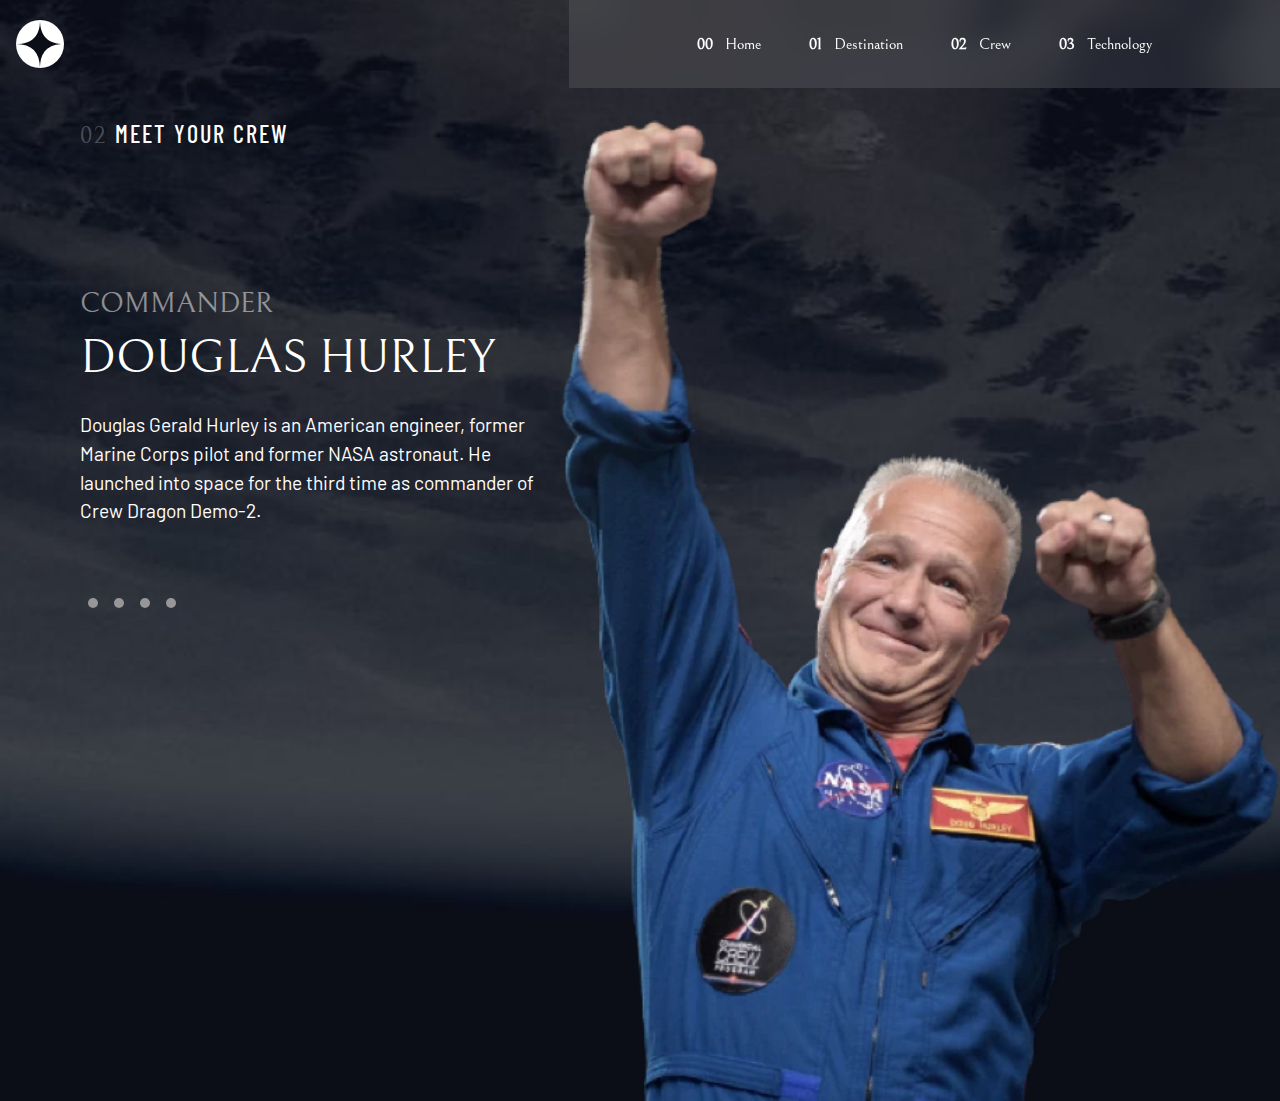
<file: crew.html>
<!DOCTYPE html>
<html lang="en">
  <head>
    <meta charset="UTF-8" />
    <meta http-equiv="X-UA-Compatible" content="IE=edge" />
    <meta name="viewport" content="width=device-width, initial-scale=1.0" />
    <link rel="stylesheet" href="../css/bootstrap.min.css" />
    <link rel="stylesheet" href="/css/navbar.css" />
    <link rel="stylesheet" href="../css/crew.css" />
    <title>Frontend Mentor | Space tourism website</title>
  </head>
  <body>
    <div class="bgImg">
      <header class="primary-header flex">
        <div>
          <img src="/assets/shared/logo.svg" alt="logo" class="logo" />
        </div>
        <button
          class="mobile-nav-toggle"
          aria-controls="primary-navigation"
          aria-expanded="false"
        >
          <span class="sr-only">Menu</span>
        </button>
        <nav>
          <ul
            id="primary-navigation"
            data-visible="false"
            class="primary-navigation flex"
          >
            <li class="active">
              <a href="index.html"> <span aria-hidden="true">00</span>Home </a>
            </li>
            <li>
              <a href="destination.html">
                <span aria-hidden="true">01</span>Destination
              </a>
            </li>
            <li>
              <a href="crew.html"> <span aria-hidden="true">02</span>Crew </a>
            </li>
            <li>
              <a href="tech.html">
                <span aria-hidden="true">03</span>Technology
              </a>
            </li>
          </ul>
        </nav>
      </header>
      <main class="destinationMain">
        <section class="mainSection">
          <div class="everyOtherDiv">
            <div class="heading">
              <h4><span class="opacity-25">02</span> MEET YOUR CREW</h4>
            </div>
            <div class="imgDiv">
              <img
                src="../assets/crew/image-douglas-hurley.webp"
                alt=""
                id="dp"
              />
            </div>
            <div class="myLine"></div>
            <div class="btnDiv">
              <div class="pt-lg-3">
                <ul
                  class="d-flex justify-content-lg-start justify-content-center text-decoration-none list-unstyled pt-lg-3 mt-lg-5"
                >
                  <li class="px-2">
                    <button id="imgOne" class="myBtn"></button>
                  </li>
                  <li class="px-2">
                    <button id="imgTwo" class="myBtn"></button>
                  </li>
                  <li class="px-2">
                    <button id="imgThree" class="myBtn"></button>
                  </li>
                  <li class="px-2">
                    <button id="imgFour" class="myBtn"></button>
                  </li>
                </ul>
              </div>
            </div>

            <div class="pageName">
              <h6 class="moreText opacity-50" id="role">COMMANDER</h6>
              <h3 class="anotherText" id="userName">DOUGLAS HURLEY</h3>
              <p class="bio" id="bio">
                Douglas Gerald Hurley is an American engineer, former Marine
                Corps pilot and former NASA astronaut. He launched into space
                for the third time as commander of Crew Dragon Demo-2.
              </p>
            </div>
            <div class="btnDivTwo">
              <div class="pt-lg-1">
                <ul
                  class="d-flex justify-content-lg-start justify-content-center text-decoration-none list-unstyled pt-lg-1 mt-lg-1"
                >
                  <li class="px-2">
                    <button id="imgOneOne" class="myBtn"></button>
                  </li>
                  <li class="px-2">
                    <button id="imgTwoTwo" class="myBtn"></button>
                  </li>
                  <li class="px-2">
                    <button id="imgThreeThree" class="myBtn"></button>
                  </li>
                  <li class="px-2">
                    <button id="imgFourFour" class="myBtn"></button>
                  </li>
                </ul>
              </div>
            </div>
          </div>
          <div class="imgDivTwo">
            <img
              src="../assets/crew/image-douglas-hurley.webp"
              alt=""
              id="dpp"
            />
          </div>
        </section>
      </main>
    </div>

    <script src="../js/crew.js"></script>
    <script src="/js/navbar.js"></script>
    <script src="../js/bootstrap.min.js"></script>
  </body>
</html>
</file>
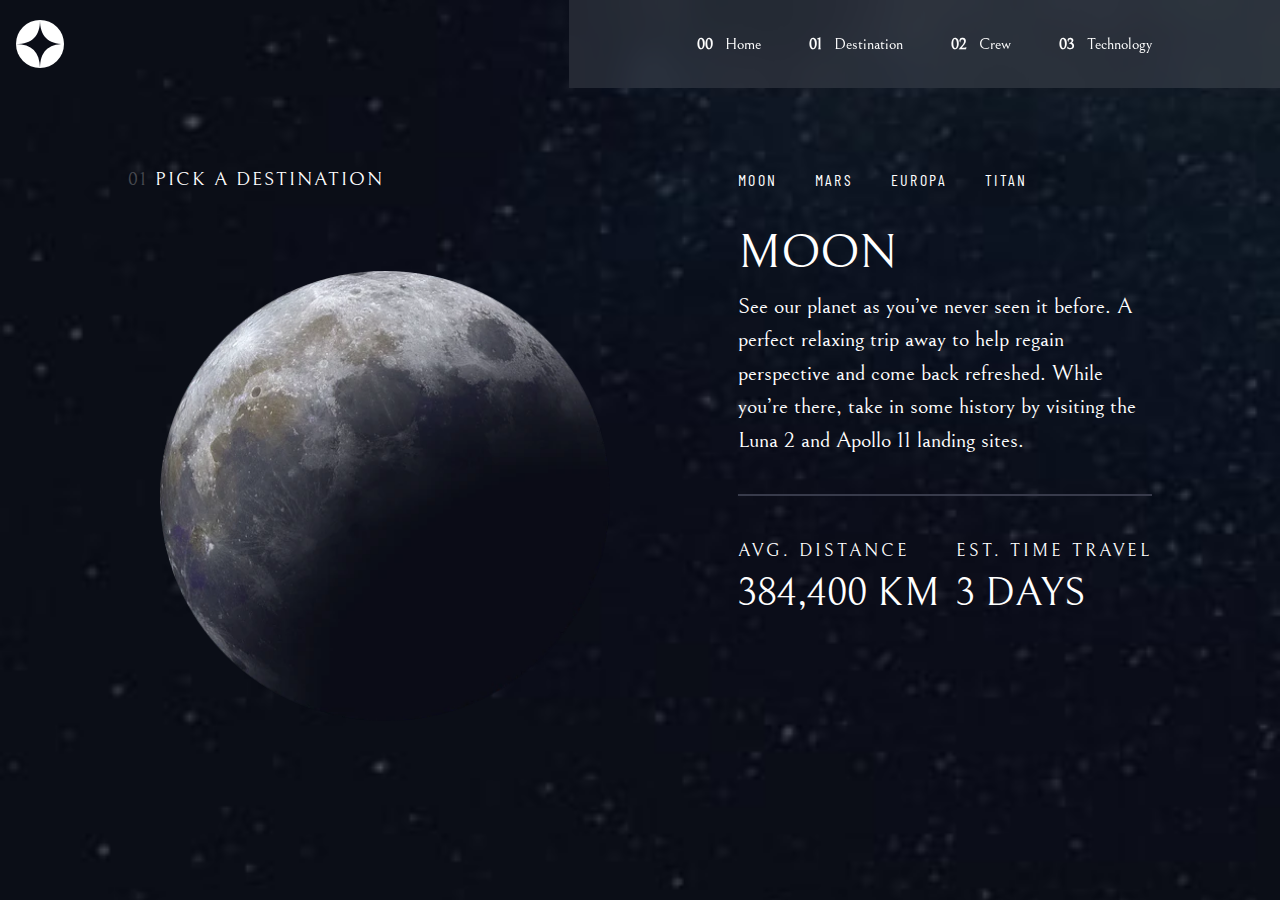
<file: destination.html>
<!DOCTYPE html>
<html lang="en">
  <head>
    <meta charset="UTF-8" />
    <meta http-equiv="X-UA-Compatible" content="IE=edge" />
    <meta name="viewport" content="width=device-width, initial-scale=1.0" />
    <link rel="stylesheet" href="../css/bootstrap.min.css" />
    <link rel="stylesheet" href="/css/navbar.css" />
    <link rel="stylesheet" href="../css/destination.css" />
    <title>Frontend Mentor | Space tourism website</title>
  </head>

  <body class="destination">
    <main class="destinationMain">
      <header class="primary-header flex">
        <div>
          <img src="/assets/shared/logo.svg" alt="logo" class="logo" />
        </div>
        <button
          class="mobile-nav-toggle"
          aria-controls="primary-navigation"
          aria-expanded="false"
        >
          <span class="sr-only">Menu</span>
        </button>
        <nav>
          <ul
            id="primary-navigation"
            data-visible="false"
            class="primary-navigation flex"
          >
            <li class="active">
              <a href="index.html"> <span aria-hidden="true">00</span>Home </a>
            </li>
            <li>
              <a href="destination.html">
                <span aria-hidden="true">01</span>Destination
              </a>
            </li>
            <li>
              <a href="crew.html"> <span aria-hidden="true">02</span>Crew </a>
            </li>
            <li>
              <a href="tech.html">
                <span aria-hidden="true">03</span>Technology
              </a>
            </li>
          </ul>
        </nav>
      </header>
      <div class="text-white" id="goated"></div>
      <section class="mainSection" id="injection">
        <div class="tamperSection">
          <div class="heading">
            <h4><span class="opacity-25">01</span> PICK A DESTINATION</h4>
          </div>
          <div class="imgDiv">
            <img src="../assets/destination/image-moon.webp" alt="" id="img" />
          </div>
        </div>
        <div class="restTampered">
          <div class="btnDiv">
            <a id="moon" href="">MOON</a>
            <a id="mars" href="">MARS</a>
            <a id="europa" href="">EUROPA</a>
            <a id="titan" href="">TITAN</a>
          </div>
          <div class="pageName">
            <h2 id="header">MOON</h2>
            <p id="body" class="mb-1">
              See our planet as you’ve never seen it before. A perfect relaxing
              trip away to help regain perspective and come back refreshed.
              While you’re there, take in some history by visiting the Luna 2
              and Apollo 11 landing sites.
            </p>
          </div>
          <div class="myLine"></div>
          <div class="moreText">
            <span>
              <h6>AVG. DISTANCE</h6>
              <h2 id="footer1">384,400 KM</h2>
            </span>
            <span>
              <h6>EST. TIME TRAVEL</h6>
              <h2 id="footer2">3 DAYS</h2>
            </span>
          </div>
        </div>
      </section>
    </main>

    <script src="../js/destination.js"></script>
    <script src="/js/navbar.js"></script>
    <script src="../js/bootstrap.min.js"></script>
  </body>
</html>
</file>
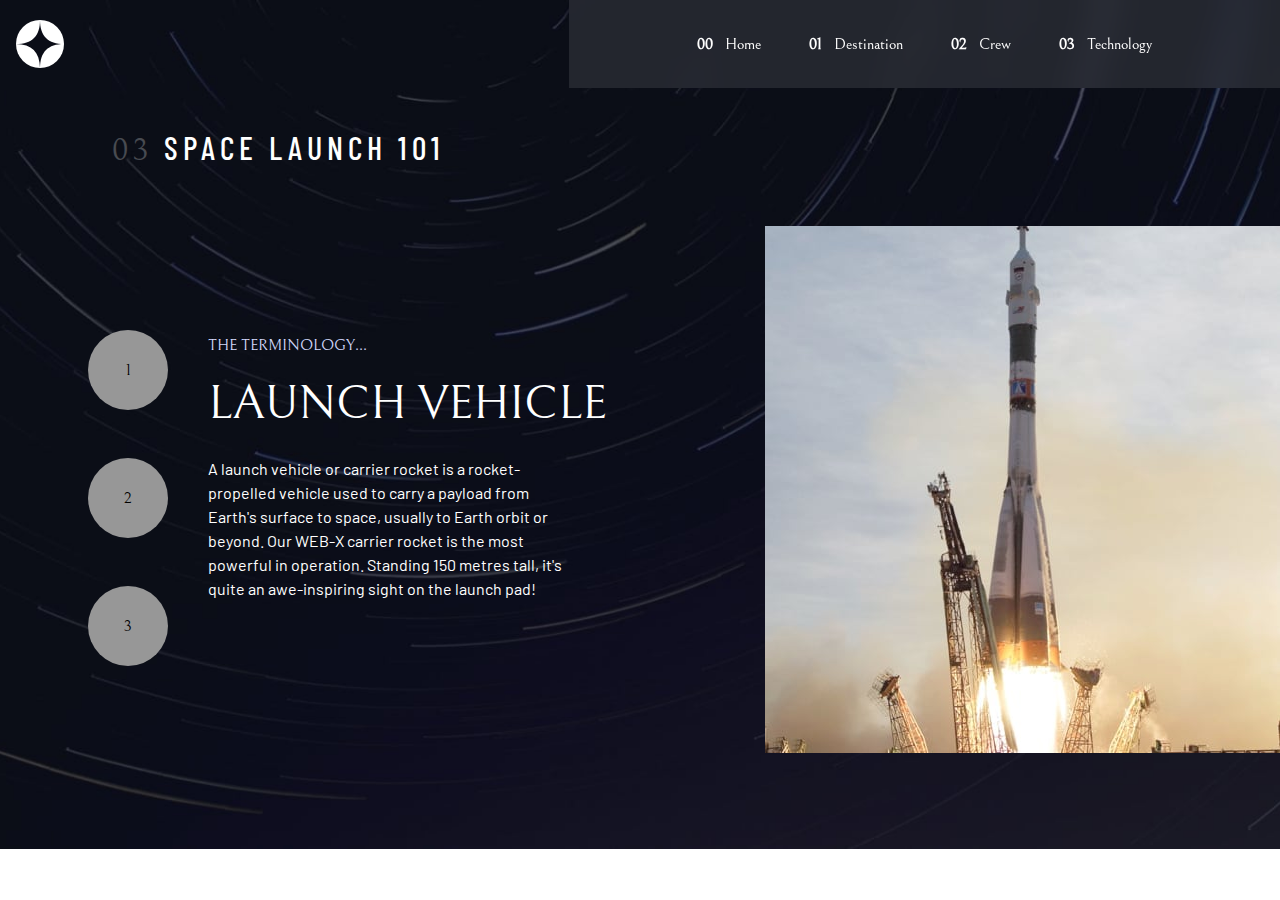
<file: tech.html>
<!DOCTYPE html>
<html lang="en">
  <head>
    <meta charset="UTF-8" />
    <meta http-equiv="X-UA-Compatible" content="IE=edge" />
    <meta name="viewport" content="width=device-width, initial-scale=1.0" />
    <link rel="stylesheet" href="../css/bootstrap.min.css" />
    <link rel="stylesheet" href="/css/navbar.css" />
    <link rel="stylesheet" href="../css/tech.css" />
    <title>Frontend Mentor | Space tourism website</title>
  </head>

  <body class="destination">
    <main class="destinationMain">
      <header class="primary-header flex">
        <div>
          <img src="/assets/shared/logo.svg" alt="logo" class="logo" />
        </div>
        <button
          class="mobile-nav-toggle"
          aria-controls="primary-navigation"
          aria-expanded="false"
        >
          <span class="sr-only">Menu</span>
        </button>
        <nav>
          <ul
            id="primary-navigation"
            data-visible="false"
            class="primary-navigation flex"
          >
            <li class="active">
              <a href="index.html"> <span aria-hidden="true">00</span>Home </a>
            </li>
            <li>
              <a href="destination.html">
                <span aria-hidden="true">01</span>Destination
              </a>
            </li>
            <li>
              <a href="crew.html"> <span aria-hidden="true">02</span>Crew </a>
            </li>
            <li>
              <a href="tech.html">
                <span aria-hidden="true">03</span>Technology
              </a>
            </li>
          </ul>
        </nav>
      </header>
      <div class="heading">
        <h4><span class="opacity-25">03</span> SPACE LAUNCH 101</h4>
      </div>
      <section class="mainSection">
        <div class="imgDiv">
          <img
            src="../assets/technology/image-launch-vehicle-landscape.jpg"
            alt=""
            id="landscape"
          />
        </div>

        <div class="btnDiv">
          <div class="pt-lg-3">
            <ul
              class="d-flex justify-content-lg-start justify-content-center text-decoration-none list-unstyled pt-lg-3 mt-lg-5"
            >
              <li class="px-2">
                <button id="Link1" class="myBtn">1</button>
              </li>
              <li class="px-2">
                <button id="Link2" class="myBtn">2</button>
              </li>
              <li class="px-2">
                <button id="Link3" class="myBtn">3</button>
              </li>
            </ul>
          </div>
        </div>
        <div class="pageName">
          <h4 class="moreText">THE TERMINOLOGY...</h4>
          <h2 class="anotherText" id="techName">LAUNCH VEHICLE</h2>
          <p class="bio" id="techInfo">
            A launch vehicle or carrier rocket is a rocket-propelled vehicle
            used to carry a payload from Earth's surface to space, usually to
            Earth orbit or beyond. Our WEB-X carrier rocket is the most powerful
            in operation. Standing 150 metres tall, it's quite an awe-inspiring
            sight on the launch pad!
          </p>
        </div>
        <div class="imgDivTwo">
          <img
            src="../assets/technology/image-launch-vehicle-portrait.jpg"
            alt=""
            id="portrait"
          />
        </div>
      </section>
    </main>

    <script src="../js/tech.js"></script>
    <script src="/js/navbar.js"></script>
    <script src="../js/bootstrap.min.js"></script>
  </body>
</html>
</file>
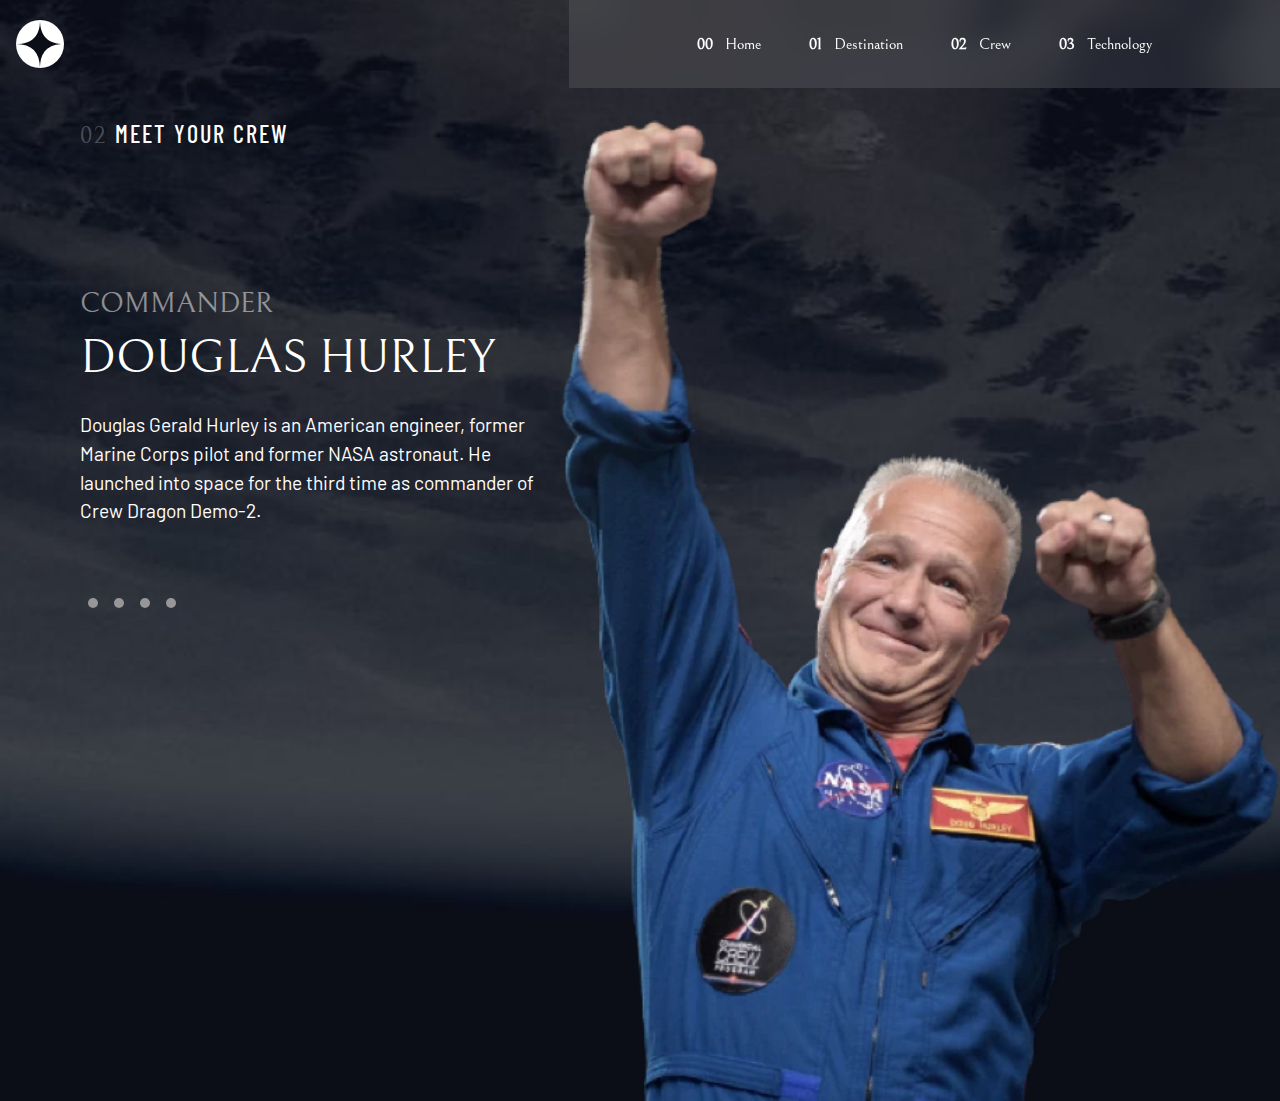
<file: html/crew.html>
<!DOCTYPE html>
<html lang="en">
  <head>
    <meta charset="UTF-8" />
    <meta http-equiv="X-UA-Compatible" content="IE=edge" />
    <meta name="viewport" content="width=device-width, initial-scale=1.0" />
    <link rel="stylesheet" href="../css/bootstrap.min.css" />
    <link rel="stylesheet" href="/css/navbar.css" />
    <link rel="stylesheet" href="../css/crew.css" />
    <title>Frontend Mentor | Space tourism website</title>
  </head>
  <body>
    <div class="bgImg">
      <header class="primary-header flex">
        <div>
          <img src="/assets/shared/logo.svg" alt="logo" class="logo" />
        </div>
        <button
          class="mobile-nav-toggle"
          aria-controls="primary-navigation"
          aria-expanded="false"
        >
          <span class="sr-only">Menu</span>
        </button>
        <nav>
          <ul
            id="primary-navigation"
            data-visible="false"
            class="primary-navigation flex"
          >
            <li class="active">
              <a href="../index.html">
                <span aria-hidden="true">00</span>Home
              </a>
            </li>
            <li>
              <a href="destination.html">
                <span aria-hidden="true">01</span>Destination
              </a>
            </li>
            <li>
              <a href="crew.html"> <span aria-hidden="true">02</span>Crew </a>
            </li>
            <li>
              <a href="tech.html">
                <span aria-hidden="true">03</span>Technology
              </a>
            </li>
          </ul>
        </nav>
      </header>
      <main class="destinationMain">
        <section class="mainSection">
          <div class="everyOtherDiv">
            <div class="heading">
              <h4><span class="opacity-25">02</span> MEET YOUR CREW</h4>
            </div>
            <div class="imgDiv">
              <img
                src="../assets/crew/image-douglas-hurley.webp"
                alt=""
                id="dp"
              />
            </div>
            <div class="myLine"></div>
            <div class="btnDiv">
              <div class="pt-lg-3">
                <ul
                  class="d-flex justify-content-lg-start justify-content-center text-decoration-none list-unstyled pt-lg-3 mt-lg-5"
                >
                  <li class="px-2">
                    <button id="imgOne" class="myBtn"></button>
                  </li>
                  <li class="px-2">
                    <button id="imgTwo" class="myBtn"></button>
                  </li>
                  <li class="px-2">
                    <button id="imgThree" class="myBtn"></button>
                  </li>
                  <li class="px-2">
                    <button id="imgFour" class="myBtn"></button>
                  </li>
                </ul>
              </div>
            </div>

            <div class="pageName">
              <h6 class="moreText opacity-50" id="role">COMMANDER</h6>
              <h3 class="anotherText" id="userName">DOUGLAS HURLEY</h3>
              <p class="bio" id="bio">
                Douglas Gerald Hurley is an American engineer, former Marine
                Corps pilot and former NASA astronaut. He launched into space
                for the third time as commander of Crew Dragon Demo-2.
              </p>
            </div>
            <div class="btnDivTwo">
              <div class="pt-lg-1">
                <ul
                  class="d-flex justify-content-lg-start justify-content-center text-decoration-none list-unstyled pt-lg-1 mt-lg-1"
                >
                  <li class="px-2">
                    <button id="imgOneOne" class="myBtn"></button>
                  </li>
                  <li class="px-2">
                    <button id="imgTwoTwo" class="myBtn"></button>
                  </li>
                  <li class="px-2">
                    <button id="imgThreeThree" class="myBtn"></button>
                  </li>
                  <li class="px-2">
                    <button id="imgFourFour" class="myBtn"></button>
                  </li>
                </ul>
              </div>
            </div>
          </div>
          <div class="imgDivTwo">
            <img
              src="../assets/crew/image-douglas-hurley.webp"
              alt=""
              id="dpp"
            />
          </div>
        </section>
      </main>
    </div>

    <script src="../js/crew.js"></script>
    <script src="/js/navbar.js"></script>
    <script src="../js/bootstrap.min.js"></script>
  </body>
</html>
</file>
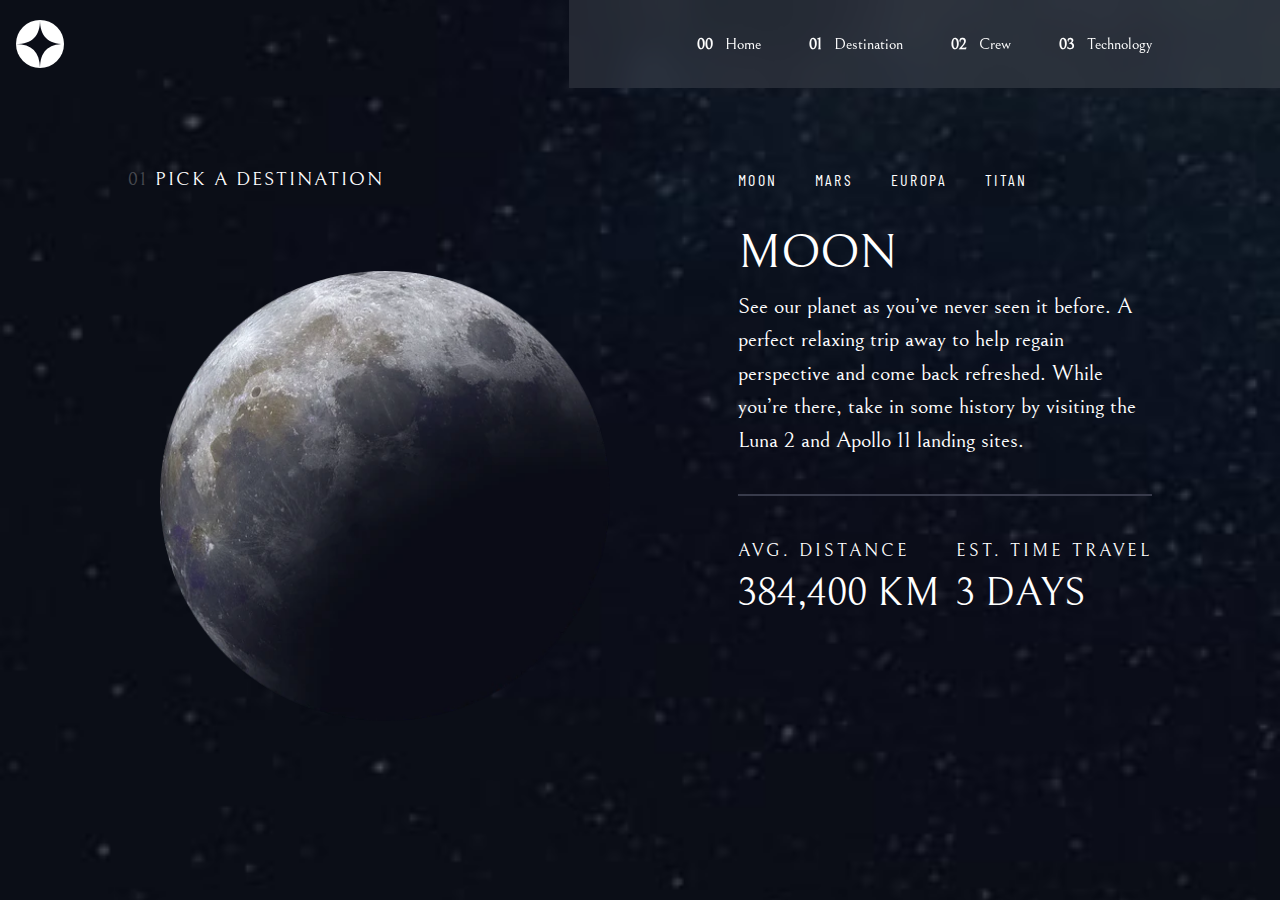
<file: html/destination.html>
<!DOCTYPE html>
<html lang="en">
  <head>
    <meta charset="UTF-8" />
    <meta http-equiv="X-UA-Compatible" content="IE=edge" />
    <meta name="viewport" content="width=device-width, initial-scale=1.0" />
    <link rel="stylesheet" href="../css/bootstrap.min.css" />
    <link rel="stylesheet" href="/css/navbar.css" />
    <link rel="stylesheet" href="../css/destination.css" />
    <title>Frontend Mentor | Space tourism website</title>
  </head>

  <body class="destination">
    <main class="destinationMain">
      <header class="primary-header flex">
        <div>
          <img src="/assets/shared/logo.svg" alt="logo" class="logo" />
        </div>
        <button
          class="mobile-nav-toggle"
          aria-controls="primary-navigation"
          aria-expanded="false"
        >
          <span class="sr-only">Menu</span>
        </button>
        <nav>
          <ul
            id="primary-navigation"
            data-visible="false"
            class="primary-navigation flex"
          >
            <li class="active">
              <a href="../index.html">
                <span aria-hidden="true">00</span>Home
              </a>
            </li>
            <li>
              <a href="destination.html">
                <span aria-hidden="true">01</span>Destination
              </a>
            </li>
            <li>
              <a href="crew.html"> <span aria-hidden="true">02</span>Crew </a>
            </li>
            <li>
              <a href="tech.html">
                <span aria-hidden="true">03</span>Technology
              </a>
            </li>
          </ul>
        </nav>
      </header>
      <div class="text-white" id="goated"></div>
      <section class="mainSection" id="injection">
        <div class="tamperSection">
          <div class="heading">
            <h4><span class="opacity-25">01</span> PICK A DESTINATION</h4>
          </div>
          <div class="imgDiv">
            <img src="../assets/destination/image-moon.webp" alt="" id="img" />
          </div>
        </div>
        <div class="restTampered">
          <div class="btnDiv">
            <a id="moon" href="">MOON</a>
            <a id="mars" href="">MARS</a>
            <a id="europa" href="">EUROPA</a>
            <a id="titan" href="">TITAN</a>
          </div>
          <div class="pageName">
            <h2 id="header">MOON</h2>
            <p id="body" class="mb-1">
              See our planet as you’ve never seen it before. A perfect relaxing
              trip away to help regain perspective and come back refreshed.
              While you’re there, take in some history by visiting the Luna 2
              and Apollo 11 landing sites.
            </p>
          </div>
          <div class="myLine"></div>
          <div class="moreText">
            <span>
              <h6>AVG. DISTANCE</h6>
              <h2 id="footer1">384,400 KM</h2>
            </span>
            <span>
              <h6>EST. TIME TRAVEL</h6>
              <h2 id="footer2">3 DAYS</h2>
            </span>
          </div>
        </div>
      </section>
    </main>

    <script src="../js/destination.js"></script>
    <script src="/js/navbar.js"></script>
    <script src="../js/bootstrap.min.js"></script>
  </body>
</html>
</file>
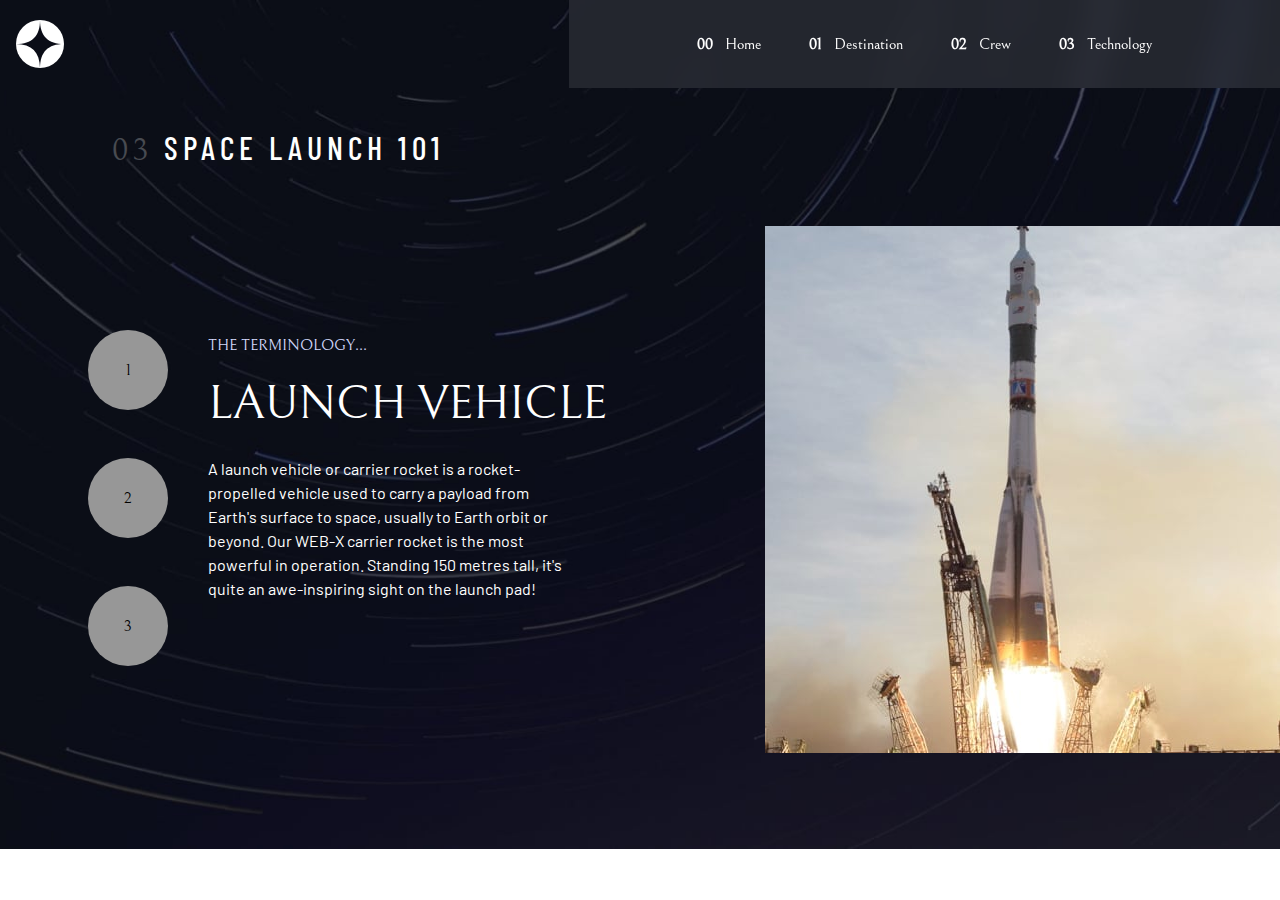
<file: html/tech.html>
<!DOCTYPE html>
<html lang="en">
  <head>
    <meta charset="UTF-8" />
    <meta http-equiv="X-UA-Compatible" content="IE=edge" />
    <meta name="viewport" content="width=device-width, initial-scale=1.0" />
    <link rel="stylesheet" href="../css/bootstrap.min.css" />
    <link rel="stylesheet" href="/css/navbar.css" />
    <link rel="stylesheet" href="../css/tech.css" />
    <title>Frontend Mentor | Space tourism website</title>
  </head>

  <body class="destination">
    <main class="destinationMain">
      <header class="primary-header flex">
        <div>
          <img src="/assets/shared/logo.svg" alt="logo" class="logo" />
        </div>
        <button
          class="mobile-nav-toggle"
          aria-controls="primary-navigation"
          aria-expanded="false"
        >
          <span class="sr-only">Menu</span>
        </button>
        <nav>
          <ul
            id="primary-navigation"
            data-visible="false"
            class="primary-navigation flex"
          >
            <li class="active">
              <a href="../index.html">
                <span aria-hidden="true">00</span>Home
              </a>
            </li>
            <li>
              <a href="destination.html">
                <span aria-hidden="true">01</span>Destination
              </a>
            </li>
            <li>
              <a href="crew.html"> <span aria-hidden="true">02</span>Crew </a>
            </li>
            <li>
              <a href="tech.html">
                <span aria-hidden="true">03</span>Technology
              </a>
            </li>
          </ul>
        </nav>
      </header>
      <div class="heading">
        <h4><span class="opacity-25">03</span> SPACE LAUNCH 101</h4>
      </div>
      <section class="mainSection">
        <div class="imgDiv">
          <img
            src="../assets/technology/image-launch-vehicle-landscape.jpg"
            alt=""
            id="landscape"
          />
        </div>

        <div class="btnDiv">
          <div class="pt-lg-3">
            <ul
              class="d-flex justify-content-lg-start justify-content-center text-decoration-none list-unstyled pt-lg-3 mt-lg-5"
            >
              <li class="px-2">
                <button id="Link1" class="myBtn">1</button>
              </li>
              <li class="px-2">
                <button id="Link2" class="myBtn">2</button>
              </li>
              <li class="px-2">
                <button id="Link3" class="myBtn">3</button>
              </li>
            </ul>
          </div>
        </div>
        <div class="pageName">
          <h4 class="moreText">THE TERMINOLOGY...</h4>
          <h2 class="anotherText" id="techName">LAUNCH VEHICLE</h2>
          <p class="bio" id="techInfo">
            A launch vehicle or carrier rocket is a rocket-propelled vehicle
            used to carry a payload from Earth's surface to space, usually to
            Earth orbit or beyond. Our WEB-X carrier rocket is the most powerful
            in operation. Standing 150 metres tall, it's quite an awe-inspiring
            sight on the launch pad!
          </p>
        </div>
        <div class="imgDivTwo">
          <img
            src="../assets/technology/image-launch-vehicle-portrait.jpg"
            alt=""
            id="portrait"
          />
        </div>
      </section>
    </main>

    <script src="../js/tech.js"></script>
    <script src="/js/navbar.js"></script>
    <script src="../js/bootstrap.min.js"></script>
  </body>
</html>
</file>
<file: css/navbar.css>
@import url('https://fonts.googleapis.com/css2?family=Barlow&family=Barlow+Condensed&family=Bellefair&display=swap');
*,
::before,
::after {
  padding: 0;
  margin: 0;
  box-sizing: border-box;
  font-family: 'Bellefair', serif;
}

body {
  overflow: hidden;
}
.flex {
  display: flex;
  gap: var(--gap, 1rem);
}
.sr-only {
  display: none;
}
/* Primary Navbar */
.logo {
  margin: 1rem;
}
.primary-header {
  align-items: center;
  justify-content: space-between;
}
.mobile-nav-toggle {
  display: none;
}
.primary-navigation {
  list-style: none;
  padding: 0;
  margin: 0;
  background: hsl(0 0% 0% / 0.5);
}

@supports (backdrop-filter: blur(1rem)) {
  .primary-navigation {
    background: hsl(0 0% 100% / 0.1);
    backdrop-filter: blur(1rem);
  }
}

.primary-navigation a {
  color: white;
  text-decoration: none;
}
.primary-navigation a > [aria-hidden='true'] {
  font-weight: 700;
  margin-inline-end: 0.75rem; /*addresses the margin left and right*/
}

@media (max-width: 35em) {
  .primary-navigation {
    --gap: 2rem;
    position: fixed;
    z-index: 1000;
    inset: 0 0 0 30%; /* addresses the top right bottom and left of anything*/
    flex-direction: column;
    padding: min(30vh, 5rem) 2em;
    transform: translateX(100%);
    transition: transform 350ms ease-out;
  }

  .primary-navigation[data-visible='true'] {
    transform: translateX(0%);
  }
  .mobile-nav-toggle {
    display: block;
    position: absolute;
    z-index: 9999;
    background-color: transparent;
    background-image: url('/assets/shared/icon-hamburger.svg');
    background-repeat: no-repeat;
    width: 2rem;
    aspect-ratio: 1; /* gives the width and height a value of 1 */
    border: 0;
    top: 2rem;
    right: 2rem;
  }
  .mobile-nav-toggle[aria-expanded='true'] {
    background-image: url('/assets/shared/icon-close.svg');
  }
}

@media (min-width: 35em) and (max-width: 55em) {
  .primary-navigation a > span[aria-hidden] {
    display: none;
  }
}

@media (min-width: 35em) {
  .primary-navigation {
    --gap: 3rem;
    padding-block: 2rem; /* addresses padding of top and bottom*/
    padding-inline: clamp(
      1.5rem,
      10vw,
      15rem
    ); /*the smallest it can get is 3rem the biggest it can get is 10rem and the growth factor is 10vw */
  }
}
</file>
<file: css/crew.css>
@import url('https://fonts.googleapis.com/css2?family=Barlow&family=Barlow+Condensed&family=Bellefair&display=swap');
*,
::before,
::after {
  padding: 0;
  margin: 0;
  box-sizing: border-box;
  font-family: 'Bellefair', serif;
}
html {
  overflow-y: scroll;
}

body {
  padding: 0;
  margin: 0;
  box-sizing: border-box;
  height: auto;
  overflow-y: scroll;
}
.bgImg {
  background-image: url(../assets/crew/background-crew-tablet.jpg);
  background-position: center center;
  background-repeat: no-repeat;
  background-size: cover;
  height: 100%;
}

.mainSection {
  display: flex;
  flex-direction: row;
  justify-content: space-between;
}
.everyOtherDiv {
  display: flex;
  flex-direction: column;
  justify-content: start;
  padding-left: 5rem;
  width: 50%;
}

.heading {
  color: white;
  text-align: left;
  margin-top: 2rem;
}
.heading h4 {
  font-family: 'Barlow Condensed', sans-serif;
  letter-spacing: 2px;
}
.imgDiv {
  display: none;
}
.imgDivTwo {
  display: flex;
  justify-content: end;
  margin-top: 2rem;
}
.imgDivTwo img {
  width: 80vh;
}
.btnDiv {
  display: none;
}
.btnDivTwo {
  display: flex;
  justify-content: start;
  margin-top: 2rem;
}
.myBtn {
  padding: 5px 5px;
  border-radius: 10px;
  background-color: #979797;
  border: none;
}
.btnDivTwo .myBtn:active {
  background-color: white;
}
.btnDivTwo .myBtn:hover {
  background-color: white;
}
.pageName {
  color: white;
  text-align: left;
  display: flex;
  flex-direction: column;
  align-self: start;
  margin-top: 4rem;
}
.pageName .anotherText {
  font-family: 'Bellefair', serif;
  margin-bottom: 1.5rem;
  font-size: 3rem;
}
.pageName .bio {
  font-family: 'Barlow', sans-serif;
  font-size: 1.2rem;
  width: 95%;
  align-self: start;
}
.pageName .moreText {
  font-size: 1.8rem;
  margin-top: 4rem;
}
.myLine {
  display: none;
}
.moreText {
  color: white;
  text-align: start;
}

/* Tablet Screen*/

@media screen and (max-width: 992px) {
  html {
    overflow-y: scroll;
  }

  body {
    padding: 0;
    margin: 0;
    box-sizing: border-box;
    height: auto;
    overflow-y: scroll;
  }
  .bgImg {
    background-image: url(../assets/crew/background-crew-tablet.jpg);
    background-position: center center;
    background-repeat: no-repeat;
    background-size: cover;
    height: 100%;
  }

  .mainSection {
    display: flex;
    flex-direction: column;
    justify-content: center;
  }
  .everyOtherDiv {
    display: block;
    padding-left: 0;
    width: 100%;
  }
  .heading {
    color: white;
    text-align: left;
    margin-top: 3rem;
    margin-left: 3rem;
  }
  .heading h4 {
    font-family: 'Barlow Condensed', sans-serif;
    letter-spacing: 2px;
  }
  .imgDiv {
    display: none;
  }
  .imgDivTwo {
    display: flex;
    justify-content: center;
    margin-top: 2rem;
  }
  .imgDivTwo img {
    width: 50vw;
  }
  .btnDiv {
    display: none;
  }
  .btnDivTwo {
    display: flex;
    justify-content: space-around;
    margin-top: 2rem;
  }
  .myBtn {
    padding: 5px 5px;
    border-radius: 10px;
    background-color: #979797;
    border: none;
  }
  .btnDivTwo .myBtn:active {
    background-color: white;
  }
  .btnDivTwo .myBtn:hover {
    background-color: white;
  }
  .pageName {
    color: white;
    text-align: center;
    display: flex;
    flex-direction: column;
    align-self: center;
    margin-top: 1.5rem;
  }
  .pageName .anotherText {
    font-family: 'Bellefair', serif;
    margin-bottom: 1.5rem;
    font-size: 3rem;
  }
  .pageName .bio {
    font-family: 'Barlow', sans-serif;
    font-size: 1.2rem;
    width: 95%;
    align-self: center;
  }
  .pageName .moreText {
    font-size: 1.8rem;
  }
  .myLine {
    display: none;
  }
  .moreText {
    color: white;
    text-align: center;
  }
}

/* Mobile Screen */

@media screen and (max-width: 600px) {
  html {
    overflow-y: scroll;
  }
  body {
    padding: 0;
    margin: 0;
    box-sizing: border-box;
    height: auto;
  }
  .bgImg {
    background-image: url(../assets/crew/background-crew-mobile.jpg);
    background-position: center center;
    background-repeat: no-repeat;
    background-size: cover;
    height: 100%;
  }

  .mainSection {
    display: flex;
    flex-direction: column;
    justify-content: center;
    padding-bottom: 4.5rem;
  }
  .everyOtherDiv {
    display: block;
    padding-left: 0;
    width: 100%;
  }
  .heading {
    color: white;
    text-align: center;
    margin-top: 1rem;
    margin-left: 0rem;
  }
  .heading h4 {
    font-family: 'Barlow Condensed', sans-serif;
    letter-spacing: 4px;
    font-size: 1rem;
  }
  .imgDiv {
    display: flex;
    justify-content: center;
    margin-top: 2rem;
  }
  .imgDivTwo {
    display: none;
  }
  .imgDiv img {
    width: 60vw;
  }
  .btnDivTwo {
    display: none;
  }
  .btnDiv {
    margin-top: 1.5rem;
    display: flex;
    justify-content: space-around;
  }
  .myBtn {
    padding: 5px 5px;
    border-radius: 10px;
    background-color: #979797;
    border: none;
  }
  .btnDiv .myBtn:active {
    background-color: white;
  }
  .btnDiv .myBtn:hover {
    background-color: white;
  }
  .pageName {
    color: white;
    text-align: center;
    width: 100%;
    margin-left: 0;
    margin-top: 0;
  }
  .pageName .moreText,
  .anotherText {
    font-family: 'Bellefair', serif;
  }
  .pageName .bio {
    font-family: 'Barlow', sans-serif;
    font-size: 1rem;
  }
  .pageName .moreText {
    margin-top: 1rem;
    font-size: 1rem;
  }
  .pageName .anotherText {
    margin-bottom: 1.5rem;
    font-size: 2rem;
  }
  .myLine {
    border-bottom: 3px solid #303341;
    width: 90%;
    align-self: center;
    display: block;
  }
  .moreText {
    color: white;
    text-align: center;
  }
}
</file>
<file: css/destination.css>
@import url('https://fonts.googleapis.com/css2?family=Barlow&family=Barlow+Condensed&family=Bellefair&display=swap');
*,
::before,
::after {
  padding: 0;
  margin: 0;
  box-sizing: border-box;
  font-family: 'Bellefair', serif;
}

.myNavbar {
  background-color: rgba(63, 63, 63, 0.596);
  backdrop-filter: blur(15px);
}

.navSystem a {
  font-family: 'Barlow Condensed', sans-serif;
  letter-spacing: 2.7px;
}

body {
  background-image: url(../assets/destination/background-destination-desktop.jpg);
  background-position: center center;
  background-repeat: no-repeat;
  background-size: cover;
  height: 100vh;
}

.myNavbar {
  background-color: rgba(63, 63, 63, 0.596);
  backdrop-filter: blur(15px);
}

.myXbtn {
  display: flex;
  flex-direction: row;
  align-self: flex-end;
}
.destination {
  background-image: url(../assets/destination/background-destination-mobile.jpg);
  background-position: center;
  background-repeat: no-repeat;
  background-size: cover;
  height: 100%;
  padding-bottom: 2rem;
}
.mainSection {
  display: flex;
  flex-direction: row;
  justify-content: center;
  padding: 3rem 8rem 3rem 8rem;
}
.heading {
  color: white;
  text-align: left;
  margin-top: 2rem;
  margin-bottom: 1.5rem;
}
.heading h4 {
  margin-bottom: 0;
  font-size: 1.2rem;
  letter-spacing: 2px;
}
.heading .headNum {
  color: black;
  font-family: 'Barlow Condensed', sans-serif;
  letter-spacing: 2.7px;
}
.imgDiv {
  display: flex;
  justify-content: center;
  margin-top: 5rem;
  padding-left: 2rem;
}
.imgDiv img {
  width: 50vh;
}
.tamperSection {
  margin-right: 3rem;
}

.restTampered {
  display: flex;
  flex-direction: column;
  justify-content: start;
  margin-left: 5rem;
}

.btnDiv {
  margin-top: 2rem;
  display: flex;
  justify-content: space-between;
  width: 70%;
  align-self: flex-start;
}
.btnDiv a {
  text-decoration: none;
  background: none;
  color: white;
  font-family: 'Barlow Condensed', sans-serif;
  letter-spacing: 2.36px;
}
.btnDiv a:active {
  border-bottom: 6px solid white;
}
.btnDiv a:hover {
  border-bottom: 6px solid #979797;
}
.pageName {
  color: white;
  text-align: left;
  margin-top: 2rem;
}
.pageName #header {
  font-size: 3rem;
}
.pageName #body {
  font-size: 1.4rem;
}
.myLine {
  border-bottom: 2px solid #383b4b;
  width: 100%;
  align-self: flex-start;
  margin-top: 2rem;
}
.moreText {
  color: white;
  text-align: left;
  margin-top: 0.5rem;
  display: flex !important;
  flex-direction: row;
  justify-content: space-between;
}
.moreText h6 {
  font-size: 18px;
  margin-top: 2em;
  letter-spacing: 3px;
}
.moreText h2 {
  font-size: 2.5rem;
}

/* Tablet Screen*/

@media screen and (max-width: 992px) {
  html {
    overflow-y: scroll;
  }
  body {
    background-image: url(../assets/home/background-home-tablet.jpg);
    background-position: center center;
    background-repeat: no-repeat;
    background-size: cover;
    height: 100vh;
    overflow-y: scroll;
  }

  .myNavbar {
    background-color: rgba(63, 63, 63, 0.596);
    backdrop-filter: blur(15px);
  }

  .myXbtn {
    display: flex;
    flex-direction: row;
    align-self: flex-end;
  }
  .destination {
    background-image: url(../assets/destination/background-destination-mobile.jpg);
    background-position: center;
    background-repeat: no-repeat;
    background-size: cover;
    height: 100%;
    padding-bottom: 2rem;
  }
  .mainSection {
    display: flex;
    flex-direction: column;
    justify-content: center;
    padding: 1em;
  }
  .heading {
    color: white;
    text-align: center;
    margin-top: 2rem;
    margin-bottom: 1.5rem;
  }
  .heading h4 {
    margin-bottom: 0;
    font-size: 1.2rem;
    letter-spacing: 2px;
  }
  .heading .headNum {
    color: black;
    font-family: 'Barlow Condensed', sans-serif;
    letter-spacing: 2.7px;
  }
  .imgDiv {
    display: flex;
    justify-content: center;
    margin-top: 1rem;
    padding-left: 0rem;
  }
  .imgDiv img {
    width: 50%;
    height: 50%;
  }
  .tamperSection {
    margin-right: 0rem;
  }

  .restTampered {
    display: flex;
    flex-direction: column;
    justify-content: center;
    margin-left: 0rem;
  }
  .btnDiv {
    margin-top: 2rem;
    display: flex;
    justify-content: space-between;
    width: 70%;
    align-self: center;
  }
  .btnDiv a {
    text-decoration: none;
    background: none;
    color: white;
    font-family: 'Barlow Condensed', sans-serif;
    letter-spacing: 2.36px;
  }
  .btnDiv .moon:active {
    border-bottom: 6px solid white;
  }
  .btnDiv a:hover {
    border-bottom: 6px solid #979797;
  }
  .pageName {
    color: white;
    text-align: center;
    margin-top: 2rem;
  }
  .pageName #header {
    font-size: 3rem;
  }
  .pageName #body {
    font-size: 1.4rem;
  }
  .myLine {
    border-bottom: 2px solid #383b4b;
    width: 90%;
    align-self: center;
    margin-top: 2rem;
  }
  .moreText {
    color: white;
    text-align: center;
    margin-top: 0.5rem;

    display: flex !important;
    flex-direction: row;
    justify-content: space-around;
  }
  .moreText h6 {
    font-size: 18px;
    margin-top: 2em;
    letter-spacing: 3px;
  }
  .moreText h2 {
    font-size: 2.5rem;
  }
}

/* Mobile Screen */

@media screen and (max-width: 600px) {
  html {
    overflow-y: scroll;
  }

  body {
    background-image: url(../assets/destination/background-destination-mobile.jpg);
    background-position: center center;
    background-repeat: no-repeat;
    background-size: cover;
    height: 100vh;
    overflow-y: scroll;
  }
  .myNavbar {
    background-color: rgba(63, 63, 63, 0.596);
    backdrop-filter: blur(15px);
  }

  .myXbtn {
    display: flex;
    flex-direction: row;
    align-self: flex-end;
  }
  .destination {
    background-image: url(../assets/destination/background-destination-mobile.jpg);
    background-position: center;
    background-repeat: no-repeat;
    background-size: cover;
    height: 100%;
    padding-bottom: 2rem;
  }
  .mainSection {
    display: flex;
    flex-direction: column;
    justify-content: center;
    padding: 1em;
  }
  .heading {
    color: white;
    text-align: center;
    margin-top: 2rem;
    margin-bottom: 1.5rem;
  }
  .heading h4 {
    margin-bottom: 0;
    font-size: 1.2rem;
    letter-spacing: 2px;
  }
  .heading .headNum {
    color: black;
    font-family: 'Barlow Condensed', sans-serif;
    letter-spacing: 2.7px;
  }
  .imgDiv {
    display: flex;
    justify-content: center;
    margin-top: 1rem;
    padding-left: 0rem;
  }
  .imgDiv img {
    width: 50%;
    height: 50%;
  }
  .tamperSection {
    margin-right: 0rem;
  }

  .restTampered {
    display: flex;
    flex-direction: column;
    justify-content: center;
    margin-left: 0rem;
  }
  .btnDiv {
    margin-top: 2rem;
    display: flex;
    justify-content: space-between;
    width: 70%;
    align-self: center;
  }
  .btnDiv a {
    text-decoration: none;
    background: none;
    color: white;
    font-family: 'Barlow Condensed', sans-serif;
    letter-spacing: 2.36px;
  }
  .btnDiv .moon:active {
    border-bottom: 6px solid white;
  }
  .btnDiv a:hover {
    border-bottom: 6px solid #979797;
  }
  .pageName {
    color: white;
    text-align: center;
    margin-top: 2rem;
  }
  .pageName #header {
    font-size: 3rem;
  }
  .pageName #body {
    font-size: 1.4rem;
  }
  .myLine {
    border-bottom: 2px solid #383b4b;
    width: 90%;
    align-self: center;
    margin-top: 2rem;
  }
  .moreText {
    color: white;
    text-align: center;
    margin-top: 0.5rem;
    display: block !important;
  }
  .moreText h6 {
    font-size: 12px;
    margin-top: 2em;
  }
  .moreText h2 {
    font-size: 2.5rem;
  }
}

/* Font families */

/* font-family: 'Barlow', sans-serif;
font-family: 'Barlow Condensed', sans-serif;
font-family: 'Bellefair', serif; */
</file>
<file: css/tech.css>
@import url('https://fonts.googleapis.com/css2?family=Barlow&family=Barlow+Condensed&family=Bellefair&display=swap');
*,
::before,
::after {
  padding: 0;
  margin: 0;
  box-sizing: border-box;
  font-family: 'Bellefair', serif;
}

body {
  overflow-y: scroll;
}
.destination {
  background-image: url(../assets/technology/background-technology-desktop.jpg);
  background-position: top center;
  background-repeat: no-repeat;
  background-size: cover;
  height: 100%;
}
.mainSection {
  display: flex;
  flex-direction: row;
  align-items: center;
  justify-content: space-between;
  padding: 1rem 0rem 6rem 5rem;
}
.heading {
  color: white;
  text-align: left;
  padding-top: 2.5rem;
  padding-bottom: 2rem;
  padding-left: 7rem;
}
.heading h4 {
  font-family: 'Barlow Condensed', sans-serif;
  letter-spacing: 5px;
  font-size: 2rem;
}
.imgDiv {
  display: none;
}

.btnDiv {
  margin-top: 0rem;
  display: flex;
  justify-content: space-around;
}
.btnDiv ul {
  display: flex;
  justify-content: start;
  text-decoration: none;
  flex-direction: column;
}
.btnDiv ul li {
  margin-bottom: 3rem;
}
.myBtn {
  width: 80px;
  height: 80px;
  border-radius: 50%;
  background-color: #979797;
  border: none;
}
.btnDiv .myBtn:active {
  background-color: white;
}
.btnDiv .myBtn:hover {
  background-color: white;
}
.pageName {
  color: white;
  text-align: left;
  padding-bottom: 3rem;
  padding-inline: 2rem;
  display: flex;
  flex-direction: column;
  align-items: flex-start;
  width: 50%;
}
.pageName .moreText,
.anotherText {
  font-family: 'Bellefair', serif;
}
.pageName .bio {
  font-family: 'Barlow', sans-serif;
  padding-top: 1rem;
  width: 70%;
  text-align: left;
}

.moreText {
  color: #d0d6f9;
  text-align: left;
  margin-block: 1.3rem;
  font-size: 1rem;
}
.pageName .anotherText {
  font-size: 3rem;
}

/* Tablet Screen*/

@media screen and (max-width: 992px) {
  body {
    overflow-y: scroll;
  }
  .destination {
    background-image: url(../assets/technology/background-technology-tablet.jpg);
    background-position: top center;
    background-repeat: no-repeat;
    background-size: cover;
    height: 100%;
  }
  .mainSection {
    display: flex;
    flex-direction: column;
    justify-content: center;

    align-items: center;
    padding: 0rem;
  }
  .heading {
    color: white;
    text-align: left;
    padding-block: 3rem;
    padding-left: 3rem;
  }
  .heading h4 {
    font-family: 'Barlow Condensed', sans-serif;
    letter-spacing: 5px;
  }
  .imgDivTwo {
    display: none;
  }
  .imgDiv {
    display: flex;
    justify-content: center;
    margin-top: 1rem;
    width: 100%;
  }
  .imgDiv img {
    width: 100%;
    height: 100%;
  }
  .btnDiv {
    margin-top: 5rem;
    display: flex;
    justify-content: space-around;
  }
  .btnDiv ul {
    display: flex;
    text-decoration: none;
    flex-direction: row;
  }
  .myBtn {
    width: 50px;
    height: 50px;
    border-radius: 50%;
    background-color: #979797;
    border: none;
  }
  .btnDiv .myBtn:active {
    background-color: white;
  }
  .btnDiv .myBtn:hover {
    background-color: white;
  }
  .pageName {
    color: white;
    text-align: center;
    padding-bottom: 3rem;
    padding-inline: 1rem;
    display: flex;
    flex-direction: column;
    align-items: center;
    width: 90%;
  }
  .pageName .moreText,
  .anotherText {
    font-family: 'Bellefair', serif;
  }
  .pageName .bio {
    font-family: 'Barlow', sans-serif;
    padding-top: 1rem;
    width: 65%;
    text-align: center;
  }

  .moreText {
    color: #d0d6f9;
    text-align: center;
    margin-block: 1.3rem;
    font-size: 1rem;
  }
}

/* Mobile Screen */

@media screen and (max-width: 600px) {
  body {
    overflow-y: scroll;
  }

  .destination {
    background-image: url(../assets/technology/background-technology-mobile.jpg);
    background-position: top center;
    background-repeat: no-repeat;
    background-size: cover;
    height: 100%;
  }
  .mainSection {
    display: flex;
    flex-direction: column;
    justify-content: center;
    align-items: center;
    padding: 0rem;
  }
  .heading {
    color: white;
    text-align: center;
    padding-left: 0rem;
  }
  .heading h4 {
    font-family: 'Barlow Condensed', sans-serif;
    letter-spacing: 5px;
  }
  .imgDivTwo {
    display: none;
  }
  .imgDiv {
    display: flex;
    justify-content: center;
    margin-top: 1rem;
    width: 100%;
  }
  .imgDiv img {
    width: 100%;
    height: 100%;
  }
  .btnDiv {
    margin-top: 2rem;
    display: flex;
    justify-content: space-around;
  }
  .btnDiv ul {
    display: flex;
    text-decoration: none;
    flex-direction: row;
  }
  .myBtn {
    width: 50px;
    height: 50px;
    border-radius: 50%;
    background-color: #979797;
    border: none;
  }
  .btnDiv .myBtn:active {
    background-color: white;
  }
  .btnDiv .myBtn:hover {
    background-color: white;
  }
  .pageName {
    color: white;
    text-align: center;

    padding-bottom: 3rem;
    padding-inline: 1rem;
  }
  .pageName .moreText,
  .anotherText {
    font-family: 'Bellefair', serif;
  }
  .pageName .bio {
    font-family: 'Barlow', sans-serif;
    padding-top: 1rem;
    width: 100%;
  }

  .moreText {
    color: #d0d6f9;
    text-align: center;
    margin-top: 1rem;
    font-size: 1rem;
  }
}

/* Font families */

/* font-family: 'Barlow', sans-serif;
font-family: 'Barlow Condensed', sans-serif;
font-family: 'Bellefair', serif; */
</file>
